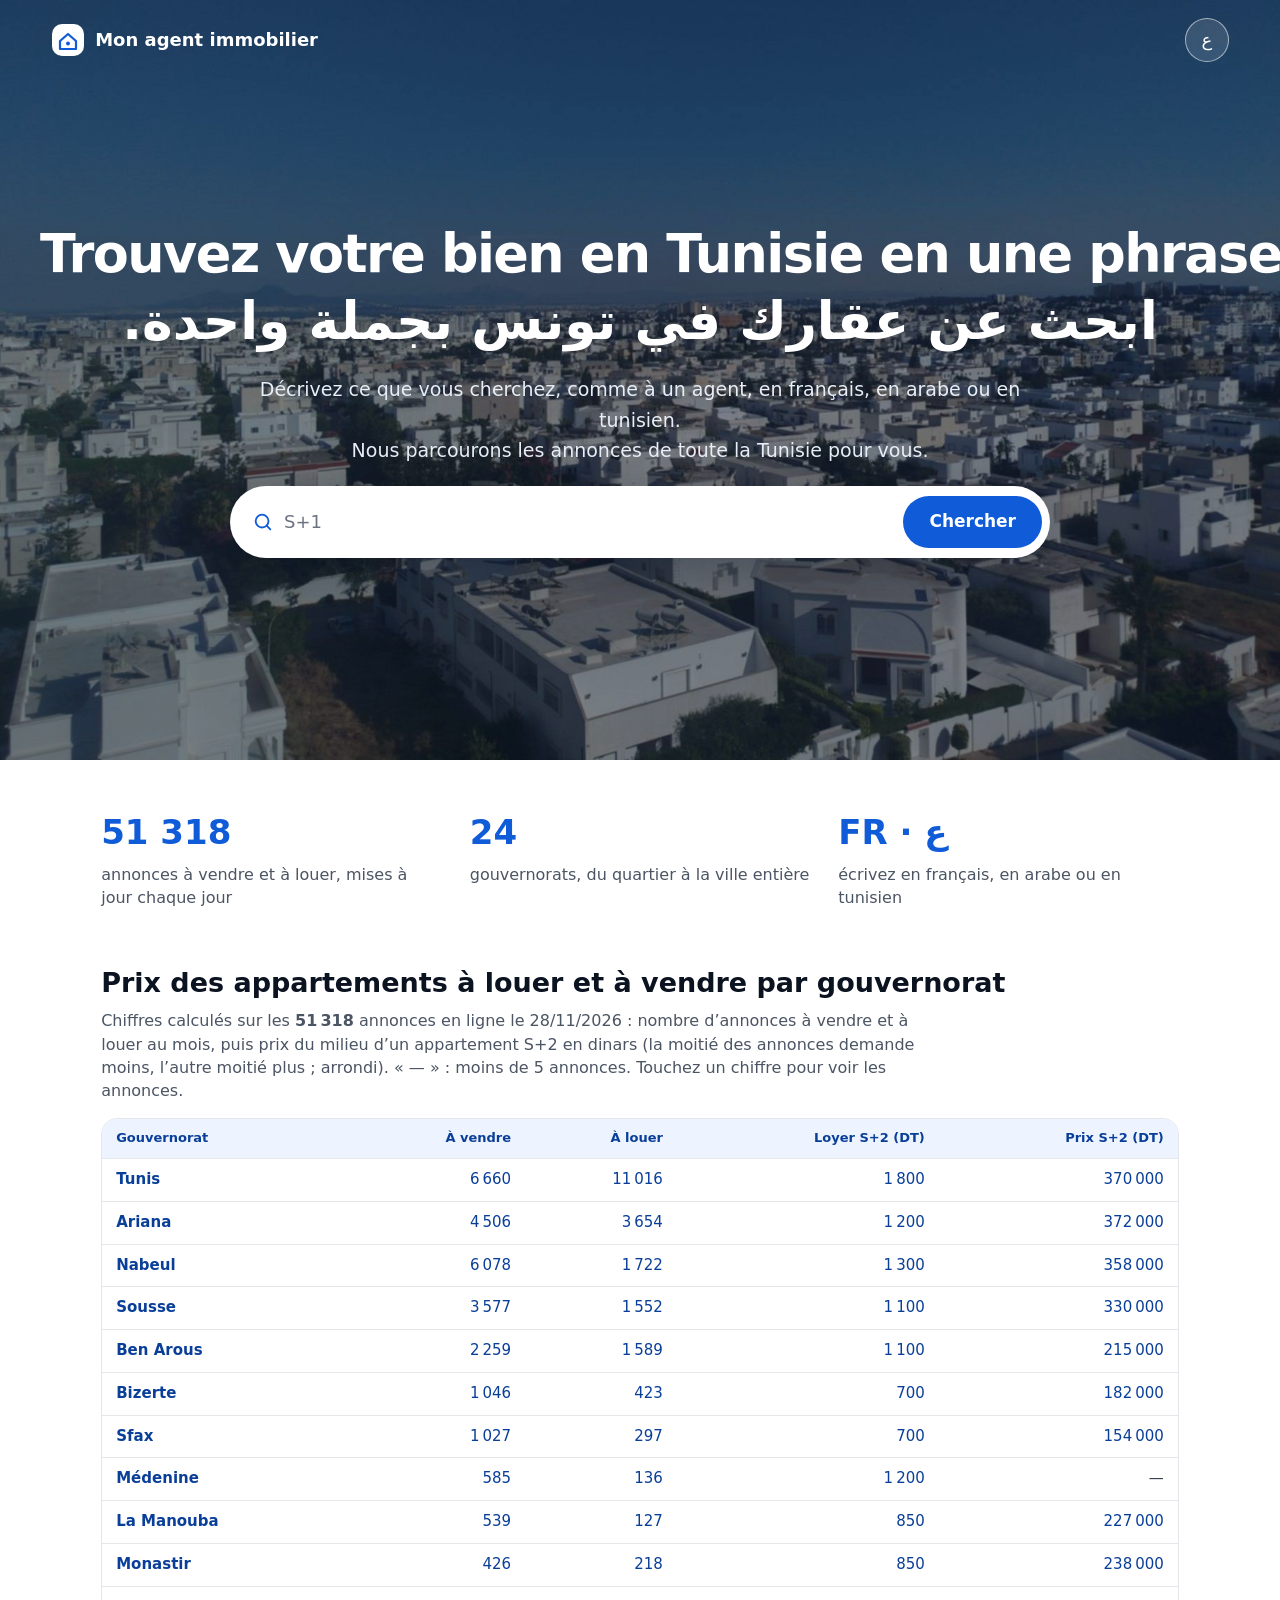
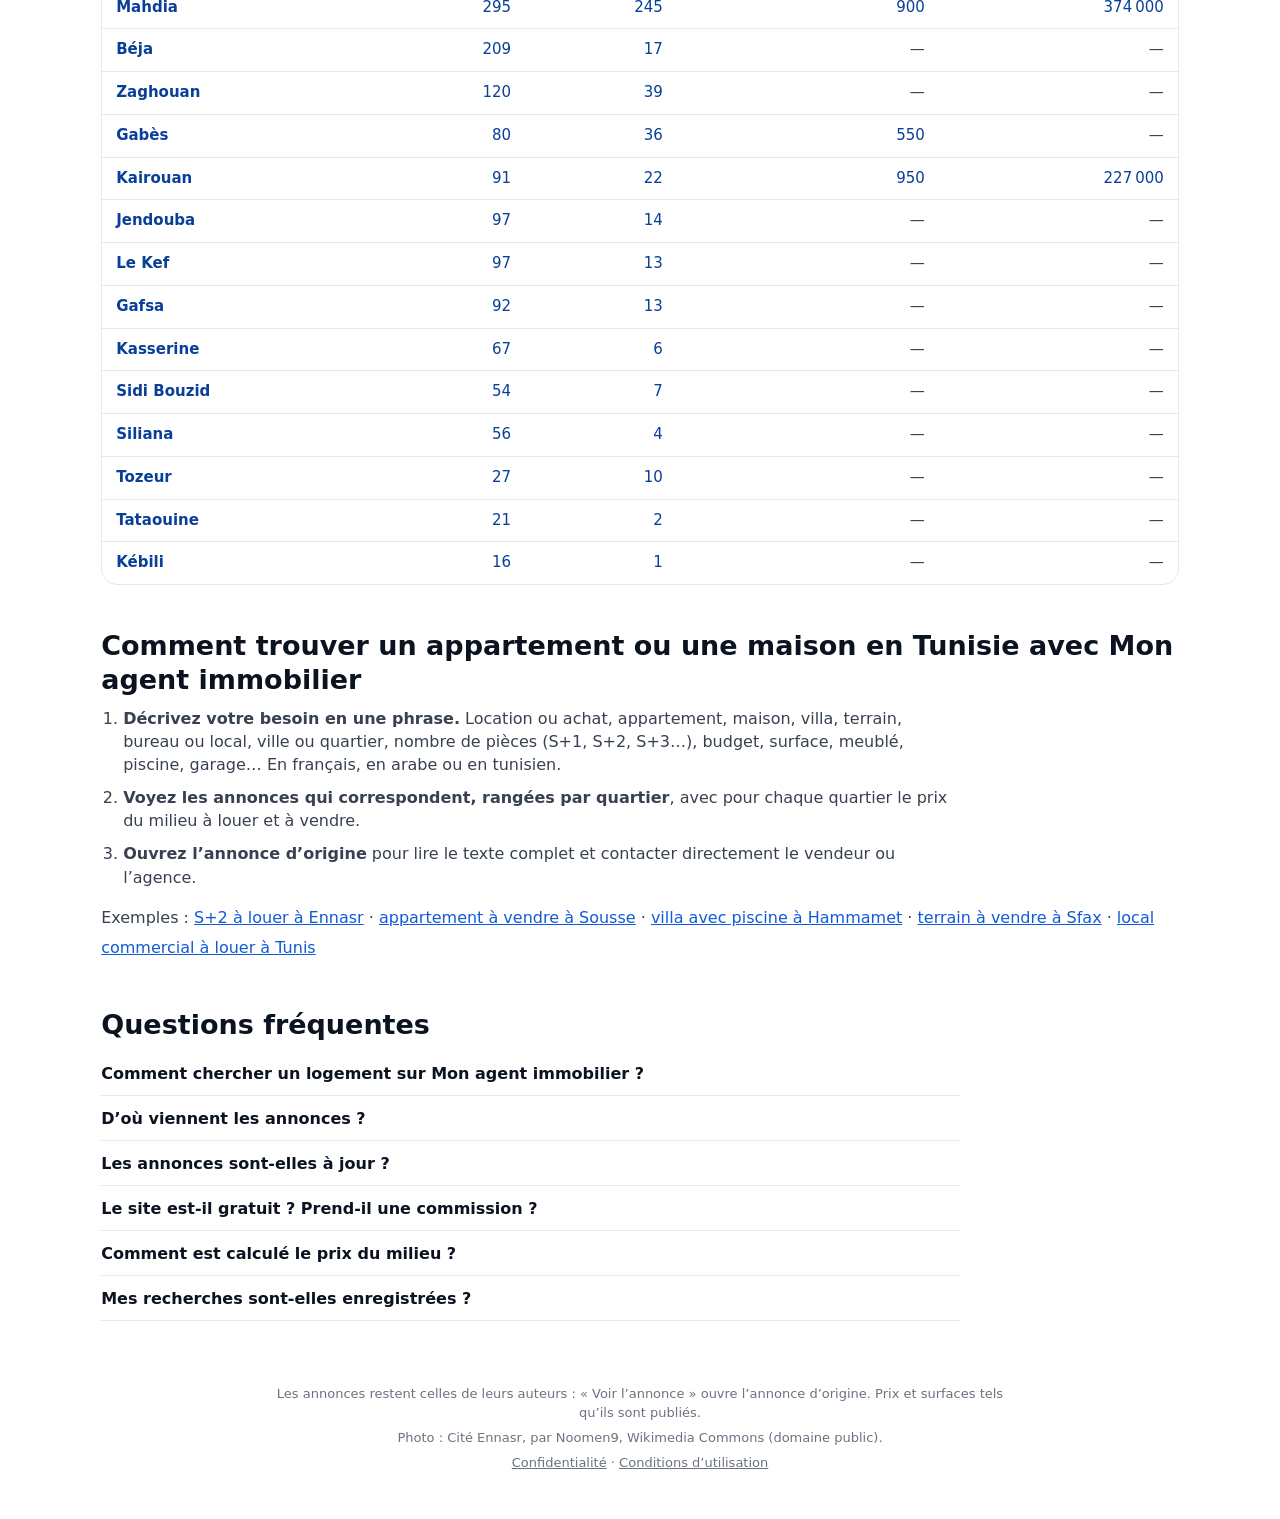
<file: index.html>
<!doctype html>
<html lang="fr" dir="ltr">
<head>
<meta charset="utf-8">
<meta name="viewport" content="width=device-width, initial-scale=1, viewport-fit=cover">
<meta http-equiv="Content-Security-Policy" content="default-src 'self'; script-src 'self' https://gc.zgo.at; style-src 'self' https://fonts.googleapis.com; font-src https://fonts.gstatic.com; img-src 'self' https: data:; connect-src 'self' https://prix-eaux-tunisie.goatcounter.com; manifest-src 'self'; base-uri 'none'; form-action 'none'; object-src 'none'">
<meta name="referrer" content="strict-origin-when-cross-origin">
<title>Appartement, maison à louer ou à vendre en Tunisie | Mon agent</title>
<meta name="description" content="Toutes les annonces de Tunisie : appartements, maisons, villas, terrains à louer ou à vendre. Décrivez votre besoin en une phrase, en français ou en arabe. Gratuit.">
<meta name="theme-color" content="#0F5BD8">
<link rel="canonical" href="https://monagent.clicvia.com/">
<meta property="og:type" content="website">
<meta property="og:title" content="Mon agent immobilier — trouvez votre bien en Tunisie en une phrase">
<meta property="og:description" content="Écrivez ce que vous cherchez, comme à un agent. Toutes les annonces de Tunisie qui correspondent, en un instant.">
<meta property="og:url" content="https://monagent.clicvia.com/">
<meta property="og:image" content="https://monagent.clicvia.com/assets/accueil.jpg">
<link rel="icon" href="assets/icone.svg" type="image/svg+xml">
<link rel="manifest" href="manifest.webmanifest">
<link rel="preconnect" href="https://fonts.googleapis.com">
<link rel="preconnect" href="https://fonts.gstatic.com" crossorigin>
<link rel="stylesheet" href="https://fonts.googleapis.com/css2?family=Plus+Jakarta+Sans:wght@400;500;600;700;800&amp;family=IBM+Plex+Sans+Arabic:wght@400;500;700&amp;display=swap">
<link rel="stylesheet" href="assets/agent.css?v=7">
<script type="application/ld+json">{"@context": "https://schema.org", "@type": "WebSite", "name": "Mon agent immobilier", "alternateName": "وكيلي العقاري", "url": "https://monagent.clicvia.com/", "inLanguage": ["fr", "ar"], "description": "Recherche d'annonces immobilières en Tunisie en une phrase, en français, en arabe ou en tunisien : appartements, maisons, terrains, à louer ou à vendre, dans les 24 gouvernorats.", "potentialAction": {"@type": "SearchAction", "target": {"@type": "EntryPoint", "urlTemplate": "https://monagent.clicvia.com/?q={search_term_string}"}, "query-input": "required name=search_term_string"}}</script>
<script type="application/ld+json">{"@context": "https://schema.org", "@type": "FAQPage", "mainEntity": [{"@type": "Question", "name": "Comment chercher un logement sur Mon agent immobilier ?", "acceptedAnswer": {"@type": "Answer", "text": "Écrivez ce que vous cherchez en une phrase, comme à un agent : « S+2 à louer à Ennasr », « villa avec piscine à Hammamet moins de 900 000 DT » ou « شقة للكراء في سوسة ». Le site comprend le type de bien, louer ou acheter, le quartier, le nombre de pièces, le budget, la surface et les équipements, puis montre les annonces qui correspondent, quartier par quartier."}}, {"@type": "Question", "name": "D’où viennent les annonces ?", "acceptedAnswer": {"@type": "Answer", "text": "Ce sont des annonces publiques, déjà publiées sur des sites d’annonces et d’agences immobilières de Tunisie. Prix, surfaces et photos sont repris tels qu’ils sont publiés ; le bouton « Voir l’annonce » ouvre l’annonce d’origine, où se trouvent le texte complet et le contact du vendeur ou de l’agence."}}, {"@type": "Question", "name": "Les annonces sont-elles à jour ?", "acceptedAnswer": {"@type": "Answer", "text": "Oui : la liste est relue automatiquement plusieurs fois par jour, et une annonce retirée de son site d’origine disparaît aussi d’ici. La date des dernières annonces est écrite au-dessus du tableau des prix."}}, {"@type": "Question", "name": "Le site est-il gratuit ? Prend-il une commission ?", "acceptedAnswer": {"@type": "Answer", "text": "Le site est gratuit et sans inscription. Il ne vend ni ne loue aucun bien et ne prend aucune commission : il aide seulement à trouver les annonces. Vous traitez directement avec l’auteur de l’annonce."}}, {"@type": "Question", "name": "Comment est calculé le prix du milieu ?", "acceptedAnswer": {"@type": "Answer", "text": "Pour un même genre de bien (par exemple un appartement S+2 à louer dans un gouvernorat), on range les prix demandés du plus bas au plus haut : le prix du milieu est celui qui les partage en deux moitiés. Il n’est donné qu’avec au moins 5 annonces. C’est un repère sur les prix demandés, pas une estimation d’un bien précis."}}, {"@type": "Question", "name": "Mes recherches sont-elles enregistrées ?", "acceptedAnswer": {"@type": "Answer", "text": "Non. Il n’y a ni compte ni cookie : votre phrase est comprise dans votre navigateur et n’est envoyée à personne. Le site compte seulement ses visites de façon anonyme."}}]}</script>
</head>
<body data-donnees="donnees/index.js?v=a8c8cd1523" data-n="51318" data-maj="2026-11-28">
<a class="sauter" href="#q" data-fr="Aller à la recherche" data-ar="الانتقال إلى البحث">Aller à la recherche</a>

<section class="hero" id="haut">
  <header class="tete">
    <a class="logo" href="./" aria-label="Mon agent immobilier — accueil">
      <svg width="34" height="34" viewBox="0 0 34 34" aria-hidden="true"><rect x="1" y="1" width="32" height="32" rx="10" class="logo-fond"/><path d="M9 18l8-7 8 7v8H9z" class="logo-maison"/><circle cx="17" cy="20.5" r="2" class="logo-point"/></svg>
      <span data-fr="Mon agent immobilier" data-ar="وكيلي العقاري">Mon agent immobilier</span>
    </a>
    <button type="button" id="langue" class="langue" aria-label="العربية">ع</button>
  </header>

  <div class="hero-corps">
    <h1 class="titre">
      <span class="titre-fr" lang="fr" dir="ltr">Trouvez votre bien en Tunisie en une phrase.</span>
      <span class="titre-ar" lang="ar" dir="rtl">ابحث عن عقارك في تونس بجملة واحدة.</span>
    </h1>
    <p class="sous-titre">
      <span data-fr="Décrivez ce que vous cherchez, comme à un agent, en français, en arabe ou en tunisien." data-ar="صف ما تبحث عنه كما تفعل مع وكيل عقاري، بالفرنسية أو العربية أو التونسية.">Décrivez ce que vous cherchez, comme à un agent, en français, en arabe ou en tunisien.</span><br>
      <span data-fr="Nous parcourons les annonces de toute la Tunisie pour vous." data-ar="نتصفح لك إعلانات كامل تونس.">Nous parcourons les annonces de toute la Tunisie pour vous.</span>
    </p>
    <form id="barre" class="barre" role="search">
      <svg class="barre-loupe" width="22" height="22" viewBox="0 0 24 24" aria-hidden="true"><circle cx="11" cy="11" r="7"/><path d="M20 20l-4-4"/></svg>
      <label for="q" class="cache" data-fr="Décrivez le bien que vous cherchez" data-ar="صف العقار الذي تبحث عنه">Décrivez le bien que vous cherchez</label>
      <input id="q" type="search" autocomplete="off" enterkeyhint="search" spellcheck="false" dir="auto" placeholder="Décrivez le bien que vous cherchez…">
      <button type="button" id="effacer" class="effacer" aria-label="Effacer" hidden>×</button>
      <button type="submit" class="chercher" data-fr="Chercher" data-ar="ابحث">Chercher</button>
    </form>
  </div>
</section>

<section class="chiffres" id="chiffres">
  <div><strong id="nb-annonces">51 318</strong><span data-fr="annonces à vendre et à louer, mises à jour chaque jour" data-ar="إعلان للبيع والكراء، تُحدَّث كل يوم">annonces à vendre et à louer, mises à jour chaque jour</span></div>
  <div><strong>24</strong><span data-fr="gouvernorats, du quartier à la ville entière" data-ar="ولاية، من الحي إلى المدينة كاملة">gouvernorats, du quartier à la ville entière</span></div>
  <div><strong>FR · ع</strong><span data-fr="écrivez en français, en arabe ou en tunisien" data-ar="اكتب بالفرنسية أو العربية أو التونسية">écrivez en français, en arabe ou en tunisien</span></div>
</section>

<main id="zone" class="zone">
  <section id="resume" class="resume" aria-live="polite"></section>
  <div class="outils" id="outils" hidden>
    <p id="titre-liste" class="titre-liste"></p>
    <div class="outils-droite">
      <button type="button" id="vue-compacte" class="vue" aria-pressed="false"><svg width="18" height="18" viewBox="0 0 24 24" aria-hidden="true"><path d="M4 6h16M4 12h16M4 18h16"/></svg><span data-fr="Vue compacte" data-ar="عرض مختصر">Vue compacte</span></button>
      <label class="tri"><span data-fr="Trier" data-ar="ترتيب">Trier</span>
        <select id="tri-choix">
          <option value="pertinence" data-fr="Les plus pertinentes" data-ar="الأنسب">Les plus pertinentes</option>
          <option value="recent" data-fr="Les plus récentes" data-ar="الأحدث">Les plus récentes</option>
          <option value="prix" data-fr="Prix croissant" data-ar="السعر تصاعديًا">Prix croissant</option>
          <option value="prix-" data-fr="Prix décroissant" data-ar="السعر تنازليًا">Prix décroissant</option>
        </select>
      </label>
    </div>
  </div>
  <div id="resultats" class="quartiers"></div>
  <button type="button" id="plus" class="plus" hidden></button>
</main>

<!-- reperes:debut (écrit par le robot : ne pas modifier à la main) -->
<section class="reperes fr-seul" id="reperes" aria-labelledby="reperes-titre">
  <h2 id="reperes-titre">Prix des appartements à louer et à vendre par gouvernorat</h2>
  <p class="reperes-intro">Chiffres calculés sur les <strong>51 318</strong> annonces en ligne le <time datetime="2026-11-28">28/11/2026</time> : nombre d’annonces à vendre et à louer au mois, puis prix du milieu d’un appartement S+2 en dinars (la moitié des annonces demande moins, l’autre moitié plus ; arrondi). « — » : moins de 5 annonces. Touchez un chiffre pour voir les annonces.</p>
  <div class="tableau-defile"><table class="reperes-tableau">
    <thead><tr><th scope="col">Gouvernorat</th><th scope="col">À vendre</th><th scope="col">À louer</th><th scope="col">Loyer S+2 (DT)</th><th scope="col">Prix S+2 (DT)</th></tr></thead>
    <tbody>
    <tr><th scope="row"><a href="./?q=immobilier%20%C3%A0%20Tunis">Tunis</a></th><td><a href="./?q=%C3%A0%20vendre%20%C3%A0%20Tunis">6 660</a></td><td><a href="./?q=%C3%A0%20louer%20%C3%A0%20Tunis">11 016</a></td><td><a href="./?q=S%2B2%20%C3%A0%20louer%20%C3%A0%20Tunis">1 800</a></td><td><a href="./?q=S%2B2%20%C3%A0%20vendre%20%C3%A0%20Tunis">370 000</a></td></tr>
    <tr><th scope="row"><a href="./?q=immobilier%20%C3%A0%20Ariana">Ariana</a></th><td><a href="./?q=%C3%A0%20vendre%20%C3%A0%20Ariana">4 506</a></td><td><a href="./?q=%C3%A0%20louer%20%C3%A0%20Ariana">3 654</a></td><td><a href="./?q=S%2B2%20%C3%A0%20louer%20%C3%A0%20Ariana">1 200</a></td><td><a href="./?q=S%2B2%20%C3%A0%20vendre%20%C3%A0%20Ariana">372 000</a></td></tr>
    <tr><th scope="row"><a href="./?q=immobilier%20%C3%A0%20Nabeul">Nabeul</a></th><td><a href="./?q=%C3%A0%20vendre%20%C3%A0%20Nabeul">6 078</a></td><td><a href="./?q=%C3%A0%20louer%20%C3%A0%20Nabeul">1 722</a></td><td><a href="./?q=S%2B2%20%C3%A0%20louer%20%C3%A0%20Nabeul">1 300</a></td><td><a href="./?q=S%2B2%20%C3%A0%20vendre%20%C3%A0%20Nabeul">358 000</a></td></tr>
    <tr><th scope="row"><a href="./?q=immobilier%20%C3%A0%20Sousse">Sousse</a></th><td><a href="./?q=%C3%A0%20vendre%20%C3%A0%20Sousse">3 577</a></td><td><a href="./?q=%C3%A0%20louer%20%C3%A0%20Sousse">1 552</a></td><td><a href="./?q=S%2B2%20%C3%A0%20louer%20%C3%A0%20Sousse">1 100</a></td><td><a href="./?q=S%2B2%20%C3%A0%20vendre%20%C3%A0%20Sousse">330 000</a></td></tr>
    <tr><th scope="row"><a href="./?q=immobilier%20%C3%A0%20Ben%20Arous">Ben Arous</a></th><td><a href="./?q=%C3%A0%20vendre%20%C3%A0%20Ben%20Arous">2 259</a></td><td><a href="./?q=%C3%A0%20louer%20%C3%A0%20Ben%20Arous">1 589</a></td><td><a href="./?q=S%2B2%20%C3%A0%20louer%20%C3%A0%20Ben%20Arous">1 100</a></td><td><a href="./?q=S%2B2%20%C3%A0%20vendre%20%C3%A0%20Ben%20Arous">215 000</a></td></tr>
    <tr><th scope="row"><a href="./?q=immobilier%20%C3%A0%20Bizerte">Bizerte</a></th><td><a href="./?q=%C3%A0%20vendre%20%C3%A0%20Bizerte">1 046</a></td><td><a href="./?q=%C3%A0%20louer%20%C3%A0%20Bizerte">423</a></td><td><a href="./?q=S%2B2%20%C3%A0%20louer%20%C3%A0%20Bizerte">700</a></td><td><a href="./?q=S%2B2%20%C3%A0%20vendre%20%C3%A0%20Bizerte">182 000</a></td></tr>
    <tr><th scope="row"><a href="./?q=immobilier%20%C3%A0%20Sfax">Sfax</a></th><td><a href="./?q=%C3%A0%20vendre%20%C3%A0%20Sfax">1 027</a></td><td><a href="./?q=%C3%A0%20louer%20%C3%A0%20Sfax">297</a></td><td><a href="./?q=S%2B2%20%C3%A0%20louer%20%C3%A0%20Sfax">700</a></td><td><a href="./?q=S%2B2%20%C3%A0%20vendre%20%C3%A0%20Sfax">154 000</a></td></tr>
    <tr><th scope="row"><a href="./?q=immobilier%20%C3%A0%20M%C3%A9denine">Médenine</a></th><td><a href="./?q=%C3%A0%20vendre%20%C3%A0%20M%C3%A9denine">585</a></td><td><a href="./?q=%C3%A0%20louer%20%C3%A0%20M%C3%A9denine">136</a></td><td><a href="./?q=S%2B2%20%C3%A0%20louer%20%C3%A0%20M%C3%A9denine">1 200</a></td><td>—</td></tr>
    <tr><th scope="row"><a href="./?q=immobilier%20%C3%A0%20La%20Manouba">La Manouba</a></th><td><a href="./?q=%C3%A0%20vendre%20%C3%A0%20La%20Manouba">539</a></td><td><a href="./?q=%C3%A0%20louer%20%C3%A0%20La%20Manouba">127</a></td><td><a href="./?q=S%2B2%20%C3%A0%20louer%20%C3%A0%20La%20Manouba">850</a></td><td><a href="./?q=S%2B2%20%C3%A0%20vendre%20%C3%A0%20La%20Manouba">227 000</a></td></tr>
    <tr><th scope="row"><a href="./?q=immobilier%20%C3%A0%20Monastir">Monastir</a></th><td><a href="./?q=%C3%A0%20vendre%20%C3%A0%20Monastir">426</a></td><td><a href="./?q=%C3%A0%20louer%20%C3%A0%20Monastir">218</a></td><td><a href="./?q=S%2B2%20%C3%A0%20louer%20%C3%A0%20Monastir">850</a></td><td><a href="./?q=S%2B2%20%C3%A0%20vendre%20%C3%A0%20Monastir">238 000</a></td></tr>
    <tr><th scope="row"><a href="./?q=immobilier%20%C3%A0%20Mahdia">Mahdia</a></th><td><a href="./?q=%C3%A0%20vendre%20%C3%A0%20Mahdia">295</a></td><td><a href="./?q=%C3%A0%20louer%20%C3%A0%20Mahdia">245</a></td><td><a href="./?q=S%2B2%20%C3%A0%20louer%20%C3%A0%20Mahdia">900</a></td><td><a href="./?q=S%2B2%20%C3%A0%20vendre%20%C3%A0%20Mahdia">374 000</a></td></tr>
    <tr><th scope="row"><a href="./?q=immobilier%20%C3%A0%20B%C3%A9ja">Béja</a></th><td><a href="./?q=%C3%A0%20vendre%20%C3%A0%20B%C3%A9ja">209</a></td><td><a href="./?q=%C3%A0%20louer%20%C3%A0%20B%C3%A9ja">17</a></td><td>—</td><td>—</td></tr>
    <tr><th scope="row"><a href="./?q=immobilier%20%C3%A0%20Zaghouan">Zaghouan</a></th><td><a href="./?q=%C3%A0%20vendre%20%C3%A0%20Zaghouan">120</a></td><td><a href="./?q=%C3%A0%20louer%20%C3%A0%20Zaghouan">39</a></td><td>—</td><td>—</td></tr>
    <tr><th scope="row"><a href="./?q=immobilier%20%C3%A0%20Gab%C3%A8s">Gabès</a></th><td><a href="./?q=%C3%A0%20vendre%20%C3%A0%20Gab%C3%A8s">80</a></td><td><a href="./?q=%C3%A0%20louer%20%C3%A0%20Gab%C3%A8s">36</a></td><td><a href="./?q=S%2B2%20%C3%A0%20louer%20%C3%A0%20Gab%C3%A8s">550</a></td><td>—</td></tr>
    <tr><th scope="row"><a href="./?q=immobilier%20%C3%A0%20Kairouan">Kairouan</a></th><td><a href="./?q=%C3%A0%20vendre%20%C3%A0%20Kairouan">91</a></td><td><a href="./?q=%C3%A0%20louer%20%C3%A0%20Kairouan">22</a></td><td><a href="./?q=S%2B2%20%C3%A0%20louer%20%C3%A0%20Kairouan">950</a></td><td><a href="./?q=S%2B2%20%C3%A0%20vendre%20%C3%A0%20Kairouan">227 000</a></td></tr>
    <tr><th scope="row"><a href="./?q=immobilier%20%C3%A0%20Jendouba">Jendouba</a></th><td><a href="./?q=%C3%A0%20vendre%20%C3%A0%20Jendouba">97</a></td><td><a href="./?q=%C3%A0%20louer%20%C3%A0%20Jendouba">14</a></td><td>—</td><td>—</td></tr>
    <tr><th scope="row"><a href="./?q=immobilier%20%C3%A0%20Le%20Kef">Le Kef</a></th><td><a href="./?q=%C3%A0%20vendre%20%C3%A0%20Le%20Kef">97</a></td><td><a href="./?q=%C3%A0%20louer%20%C3%A0%20Le%20Kef">13</a></td><td>—</td><td>—</td></tr>
    <tr><th scope="row"><a href="./?q=immobilier%20%C3%A0%20Gafsa">Gafsa</a></th><td><a href="./?q=%C3%A0%20vendre%20%C3%A0%20Gafsa">92</a></td><td><a href="./?q=%C3%A0%20louer%20%C3%A0%20Gafsa">13</a></td><td>—</td><td>—</td></tr>
    <tr><th scope="row"><a href="./?q=immobilier%20%C3%A0%20Kasserine">Kasserine</a></th><td><a href="./?q=%C3%A0%20vendre%20%C3%A0%20Kasserine">67</a></td><td><a href="./?q=%C3%A0%20louer%20%C3%A0%20Kasserine">6</a></td><td>—</td><td>—</td></tr>
    <tr><th scope="row"><a href="./?q=immobilier%20%C3%A0%20Sidi%20Bouzid">Sidi Bouzid</a></th><td><a href="./?q=%C3%A0%20vendre%20%C3%A0%20Sidi%20Bouzid">54</a></td><td><a href="./?q=%C3%A0%20louer%20%C3%A0%20Sidi%20Bouzid">7</a></td><td>—</td><td>—</td></tr>
    <tr><th scope="row"><a href="./?q=immobilier%20%C3%A0%20Siliana">Siliana</a></th><td><a href="./?q=%C3%A0%20vendre%20%C3%A0%20Siliana">56</a></td><td><a href="./?q=%C3%A0%20louer%20%C3%A0%20Siliana">4</a></td><td>—</td><td>—</td></tr>
    <tr><th scope="row"><a href="./?q=immobilier%20%C3%A0%20Tozeur">Tozeur</a></th><td><a href="./?q=%C3%A0%20vendre%20%C3%A0%20Tozeur">27</a></td><td><a href="./?q=%C3%A0%20louer%20%C3%A0%20Tozeur">10</a></td><td>—</td><td>—</td></tr>
    <tr><th scope="row"><a href="./?q=immobilier%20%C3%A0%20Tataouine">Tataouine</a></th><td><a href="./?q=%C3%A0%20vendre%20%C3%A0%20Tataouine">21</a></td><td><a href="./?q=%C3%A0%20louer%20%C3%A0%20Tataouine">2</a></td><td>—</td><td>—</td></tr>
    <tr><th scope="row"><a href="./?q=immobilier%20%C3%A0%20K%C3%A9bili">Kébili</a></th><td><a href="./?q=%C3%A0%20vendre%20%C3%A0%20K%C3%A9bili">16</a></td><td><a href="./?q=%C3%A0%20louer%20%C3%A0%20K%C3%A9bili">1</a></td><td>—</td><td>—</td></tr>
    </tbody>
  </table></div>
</section>
<!-- reperes:fin -->

<section class="infos fr-seul" id="comment" aria-labelledby="comment-titre">
  <h2 id="comment-titre">Comment trouver un appartement ou une maison en Tunisie avec Mon agent immobilier</h2>
  <ol class="etapes">
    <li><strong>Décrivez votre besoin en une phrase.</strong> Location ou achat, appartement, maison, villa, terrain, bureau ou local, ville ou quartier, nombre de pièces (S+1, S+2, S+3…), budget, surface, meublé, piscine, garage… En français, en arabe ou en tunisien.</li>
    <li><strong>Voyez les annonces qui correspondent, rangées par quartier</strong>, avec pour chaque quartier le prix du milieu à louer et à vendre.</li>
    <li><strong>Ouvrez l’annonce d’origine</strong> pour lire le texte complet et contacter directement le vendeur ou l’agence.</li>
  </ol>
  <p class="exemples-liens">Exemples : <a href="./?q=S%2B2%20%C3%A0%20louer%20%C3%A0%20Ennasr">S+2 à louer à Ennasr</a> · <a href="./?q=Appartement%20%C3%A0%20vendre%20%C3%A0%20Sousse">appartement à vendre à Sousse</a> · <a href="./?q=Villa%20avec%20piscine%20%C3%A0%20Hammamet">villa avec piscine à Hammamet</a> · <a href="./?q=Terrain%20%C3%A0%20vendre%20%C3%A0%20Sfax">terrain à vendre à Sfax</a> · <a href="./?q=Local%20commercial%20%C3%A0%20louer%20%C3%A0%20Tunis">local commercial à louer à Tunis</a></p>
</section>

<section class="infos fr-seul" id="questions" aria-labelledby="questions-titre">
  <h2 id="questions-titre">Questions fréquentes</h2>
    <details><summary>Comment chercher un logement sur Mon agent immobilier ?</summary><p>Écrivez ce que vous cherchez en une phrase, comme à un agent : « S+2 à louer à Ennasr », « villa avec piscine à Hammamet moins de 900 000 DT » ou « شقة للكراء في سوسة ». Le site comprend le type de bien, louer ou acheter, le quartier, le nombre de pièces, le budget, la surface et les équipements, puis montre les annonces qui correspondent, quartier par quartier.</p></details>
    <details><summary>D’où viennent les annonces ?</summary><p>Ce sont des annonces publiques, déjà publiées sur des sites d’annonces et d’agences immobilières de Tunisie. Prix, surfaces et photos sont repris tels qu’ils sont publiés ; le bouton « Voir l’annonce » ouvre l’annonce d’origine, où se trouvent le texte complet et le contact du vendeur ou de l’agence.</p></details>
    <details><summary>Les annonces sont-elles à jour ?</summary><p>Oui : la liste est relue automatiquement plusieurs fois par jour, et une annonce retirée de son site d’origine disparaît aussi d’ici. La date des dernières annonces est écrite au-dessus du tableau des prix.</p></details>
    <details><summary>Le site est-il gratuit ? Prend-il une commission ?</summary><p>Le site est gratuit et sans inscription. Il ne vend ni ne loue aucun bien et ne prend aucune commission : il aide seulement à trouver les annonces. Vous traitez directement avec l’auteur de l’annonce.</p></details>
    <details><summary>Comment est calculé le prix du milieu ?</summary><p>Pour un même genre de bien (par exemple un appartement S+2 à louer dans un gouvernorat), on range les prix demandés du plus bas au plus haut : le prix du milieu est celui qui les partage en deux moitiés. Il n’est donné qu’avec au moins 5 annonces. C’est un repère sur les prix demandés, pas une estimation d’un bien précis.</p></details>
    <details><summary>Mes recherches sont-elles enregistrées ?</summary><p>Non. Il n’y a ni compte ni cookie : votre phrase est comprise dans votre navigateur et n’est envoyée à personne. Le site compte seulement ses visites de façon anonyme.</p></details>
</section>

<footer class="pied">
  <p data-fr="Les annonces restent celles de leurs auteurs : « Voir l’annonce » ouvre l’annonce d’origine. Prix et surfaces tels qu’ils sont publiés." data-ar="الإعلانات تبقى ملكًا لأصحابها: «شاهد الإعلان» يفتح الإعلان الأصلي. الأسعار والمساحات كما نُشرت.">Les annonces restent celles de leurs auteurs : « Voir l’annonce » ouvre l’annonce d’origine. Prix et surfaces tels qu’ils sont publiés.</p>
  <p class="credit"><span data-fr="Photo : Cité Ennasr, par Noomen9, Wikimedia Commons (domaine public)." data-ar="الصورة: حي النصر، Noomen9، ويكيميديا كومنز (ملك عام).">Photo : Cité Ennasr, par Noomen9, Wikimedia Commons (domaine public).</span></p>
  <p class="liens-pied"><a href="https://clicvia.com/confidentialite/" rel="noopener" data-fr="Confidentialité" data-ar="الخصوصية" data-href-fr="https://clicvia.com/confidentialite/" data-href-ar="https://clicvia.com/ar/confidentialite/">Confidentialité</a> · <a href="https://clicvia.com/conditions/" rel="noopener" data-fr="Conditions d’utilisation" data-ar="شروط الاستعمال" data-href-fr="https://clicvia.com/conditions/" data-href-ar="https://clicvia.com/ar/conditions/">Conditions d’utilisation</a></p>
</footer>

<script src="assets/comprendre.js?v=1" defer></script>
<script src="assets/agent.js?v=7" defer></script>
<!-- statistiques de visite sans cookies (GoatCounter) -->
<script src="assets/stats.js?v=1"></script>
<script data-goatcounter="https://prix-eaux-tunisie.goatcounter.com/count" async src="https://gc.zgo.at/count.js"></script>
</body>
</html>
</file>
<file: assets/agent.css>
/* Mon agent immobilier — accueil « D » (photo, une barre) et cartes « F6 » (+ vue compacte « F5 »), choix d'Ahmed du 02/11/2026 */
:root {
  --bleu: #0F5BD8; --bleu-fonce: #0A3F99; --bleu-pale: #EEF4FF; --bleu-pastille: #E8F0FE;
  --encre: #0B1220; --texte: #374151; --gris: #4B5563; --gris-clair: #6B7280; --trait: #E5E7EB; --trait-fort: #D1D5DB;
  --fond: #F5F7FB; --blanc: #FFFFFF; --ombre: 0 1px 2px rgba(11,18,32,.06), 0 8px 24px rgba(11,18,32,.06);
  --police: "Plus Jakarta Sans", system-ui, -apple-system, "Segoe UI", sans-serif;
  --police-ar: "IBM Plex Sans Arabic", "Plus Jakarta Sans", system-ui, sans-serif;
}
* { box-sizing: border-box; }
html { -webkit-text-size-adjust: 100%; }
body { margin: 0; background: var(--blanc); color: var(--encre); font-family: var(--police); line-height: 1.45; }
[dir="rtl"] body, body[dir="rtl"], html[dir="rtl"] body { font-family: var(--police-ar); }
a { color: var(--bleu); }
button, input, select { font: inherit; color: inherit; }
.cache { position: absolute; width: 1px; height: 1px; overflow: hidden; clip: rect(0 0 0 0); white-space: nowrap; }
/* lien « Aller à la recherche » : caché par un découpage, jamais rangé hors de l'écran (en arabe, le côté gauche défile : page trop large) */
.sauter { position: absolute; inset-inline-start: 8px; top: 8px; z-index: 10; padding: 10px 14px; background: var(--blanc); border-radius: 8px; clip-path: inset(50%); }
.sauter:focus { clip-path: none; }
:focus-visible { outline: 3px solid #7FB0FF; outline-offset: 2px; }

/* ------------------------------------------------------------ accueil */
.hero { position: relative; min-height: min(760px, 92vh); display: flex; flex-direction: column; color: var(--blanc);
  background: #24456b url(accueil.jpg) center 72% / cover no-repeat; isolation: isolate; }
.hero::before { content: ""; position: absolute; inset: 0; z-index: -1; background: rgba(6,18,38,.45); }
@media (max-width: 640px) { .hero { background-image: url(accueil-tel.jpg); background-position: center 60%; } }
.tete { display: flex; align-items: center; justify-content: space-between; gap: 16px; padding: 18px clamp(16px, 4vw, 56px); }
.logo { display: flex; align-items: center; gap: 10px; color: inherit; text-decoration: none; font-weight: 700; font-size: 18px; }
.logo-fond { fill: var(--blanc); } .logo-maison { fill: none; stroke: var(--bleu); stroke-width: 2.2; stroke-linejoin: round; } .logo-point { fill: var(--bleu); }
.langue { min-width: 44px; height: 44px; border-radius: 999px; border: 1px solid rgba(255,255,255,.55); background: rgba(255,255,255,.12); color: var(--blanc); font-size: 18px; cursor: pointer; }
.hero-corps { flex: 1; display: flex; flex-direction: column; align-items: center; justify-content: center; gap: 20px; padding: 16px clamp(16px, 4vw, 56px) 72px; text-align: center; }
.titre { margin: 0; display: flex; flex-direction: column; gap: 8px; max-width: 1200px; }
.titre-fr { font-size: clamp(32px, 4.1vw, 60px); line-height: 1.05; font-weight: 800; letter-spacing: -.03em; }
@media (min-width: 1000px) { .titre-fr { white-space: nowrap; } }   /* 02/11/2026 (Ahmed) : « phrase. » sur la même ligne */
.titre-ar { font-family: var(--police-ar); font-size: clamp(28px, 4.2vw, 52px); line-height: 1.25; font-weight: 700; }
.sous-titre { margin: 0; max-width: 820px; font-size: clamp(16px, 1.6vw, 19px); line-height: 1.6; color: #E8EEF7; }
.barre { position: relative; width: 100%; max-width: 820px; display: flex; align-items: center; gap: 8px; padding: 8px 8px 8px 22px;
  border-radius: 999px; background: var(--blanc); color: var(--encre); box-shadow: 0 18px 50px rgba(6,18,38,.35); }
[dir="rtl"] .barre { padding: 8px 22px 8px 8px; }
.barre-loupe { flex: none; fill: none; stroke: var(--bleu); stroke-width: 2; stroke-linecap: round; }
.barre input { flex: 1; min-width: 0; height: 56px; border: 0; outline: 0; background: transparent; font-size: 18px; }
.barre input::placeholder { color: var(--gris-clair); }
.barre input::-webkit-search-cancel-button { display: none; }
.effacer { width: 40px; height: 40px; flex: none; border: 0; border-radius: 999px; background: transparent; color: var(--gris-clair); font-size: 26px; cursor: pointer; }
.chercher { height: 52px; flex: none; padding: 0 26px; border-radius: 999px; border: 0; background: var(--bleu); color: var(--blanc); font-size: 17px; font-weight: 700; cursor: pointer; }
.chercher:hover { background: var(--bleu-fonce); }
.exemples { display: flex; flex-wrap: wrap; justify-content: center; gap: 10px; max-width: 880px; }
.exemple { min-height: 44px; padding: 0 16px; border-radius: 999px; border: 1px solid rgba(255,255,255,.5); background: rgba(6,18,38,.35); color: var(--blanc); font-size: 15px; cursor: pointer; }
.exemple:hover { background: rgba(6,18,38,.55); }
.chiffres { max-width: 1180px; margin: 0 auto; padding: 48px clamp(16px, 4vw, 56px); display: grid; grid-template-columns: repeat(3, minmax(0, 1fr)); gap: 28px; }
.chiffres div { display: flex; flex-direction: column; gap: 6px; }
.chiffres strong { font-size: 34px; font-weight: 800; color: var(--bleu); }
.chiffres span { color: var(--gris); }
@media (max-width: 720px) { .chiffres { grid-template-columns: 1fr; gap: 18px; padding-top: 32px; } .chercher { padding: 0 18px; } }
@media (max-width: 480px) {
  .barre { flex-wrap: wrap; border-radius: 22px; padding: 8px; }
  .barre-loupe { display: none; }
  .barre input { flex: 1 1 100%; height: 48px; padding: 0 10px; }
  .chercher { flex: 1; }
}

/* ------------------------------------------------------------ mode recherche : la photo devient une barre blanche en haut */
.zone { display: none; }
body.a-cherche { background: var(--fond); }
body.a-cherche .zone { display: block; max-width: 1328px; margin: 0 auto; padding: 22px clamp(16px, 4vw, 56px) 64px; }
body.a-cherche .chiffres { display: none; }
body.a-cherche .hero { min-height: 0; position: sticky; top: 0; z-index: 5; background: var(--blanc); color: var(--encre); border-bottom: 1px solid var(--trait);
  flex-direction: row; flex-wrap: wrap; align-items: center; gap: 10px 20px; padding: 10px clamp(16px, 4vw, 56px); }
body.a-cherche .hero::before { display: none; }
body.a-cherche .tete { padding: 0; flex: none; }
body.a-cherche .logo-fond { fill: var(--bleu); } body.a-cherche .logo-maison { stroke: var(--blanc); } body.a-cherche .logo-point { fill: var(--blanc); }
body.a-cherche .langue { border-color: var(--trait-fort); background: var(--blanc); color: var(--encre); }
body.a-cherche .hero-corps { flex: 1 1 420px; min-width: 0; padding: 0; display: block; }
body.a-cherche .titre, body.a-cherche .sous-titre, body.a-cherche .exemples { display: none; }
body.a-cherche .barre { max-width: none; box-shadow: none; border: 1px solid var(--trait-fort); padding: 4px 4px 4px 16px; }
body.a-cherche .barre input { height: 44px; font-size: 17px; }
body.a-cherche .chercher { height: 44px; padding: 0 20px; font-size: 15px; }
@media (max-width: 640px) { body.a-cherche .tete { flex: 1 1 100%; } body.a-cherche .logo span { font-size: 16px; } }

/* l'agent répond */
.agent:empty { display: none; }
.agent { display: flex; gap: 14px; align-items: flex-start; margin-bottom: 18px; animation: monter .35s ease-out both; }
.agent-icone { width: 44px; height: 44px; flex: none; border-radius: 14px; background: var(--bleu); display: grid; place-items: center; }
.agent-icone path { fill: none; stroke: var(--blanc); stroke-width: 2.4; stroke-linejoin: round; } .agent-icone circle { fill: var(--blanc); }
.bulle { flex: 1; min-width: 0; display: flex; flex-direction: column; gap: 12px; padding: 16px 20px; border-radius: 4px 20px 20px 20px; background: var(--blanc); box-shadow: var(--ombre); }
[dir="rtl"] .bulle { border-radius: 20px 4px 20px 20px; }
.bulle p { margin: 0; font-size: 17px; line-height: 1.55; }
.compris { display: flex; flex-wrap: wrap; align-items: center; gap: 8px; }
.compris-titre { font-size: 14px; font-weight: 600; color: var(--texte); }
.pastille { min-height: 38px; display: inline-flex; align-items: center; gap: 8px; padding: 0 8px 0 14px; border-radius: 999px; border: 0; background: var(--bleu-pastille); color: var(--bleu-fonce); font-size: 14px; font-weight: 600; cursor: pointer; animation: pop .25s ease-out both; }
[dir="rtl"] .pastille { padding: 0 14px 0 8px; }
.pastille span { width: 22px; height: 22px; display: grid; place-items: center; border-radius: 999px; background: #D2E2FD; }
.pastille:hover { background: #D2E2FD; }
.compris-aide { font-size: 13px; color: var(--gris-clair); }
.assoupli { padding: 10px 12px; border-radius: 12px; background: #FFF7E6; color: #7A4B00; font-size: 14px; }
@keyframes pop { from { transform: scale(.85); opacity: 0; } }
@keyframes monter { from { transform: translateY(10px); opacity: 0; } }

.outils { display: flex; flex-wrap: wrap; align-items: center; justify-content: space-between; gap: 12px; margin-bottom: 18px; }
.onglets { display: flex; flex-wrap: wrap; gap: 4px; padding: 4px; border-radius: 999px; background: #E9EDF4; }
.onglet { min-height: 40px; padding: 0 16px; border-radius: 999px; border: 0; background: transparent; color: var(--gris); font-size: 14px; font-weight: 600; cursor: pointer; }
.onglet[aria-pressed="true"] { background: var(--blanc); color: var(--encre); box-shadow: 0 1px 3px rgba(0,0,0,.12); font-weight: 700; }
.outils-droite { display: flex; flex-wrap: wrap; align-items: center; gap: 10px; }
.tri { display: flex; align-items: center; gap: 8px; font-size: 14px; color: var(--gris); }
.tri select { height: 42px; padding: 0 12px; border-radius: 999px; border: 1px solid var(--trait-fort); background: var(--blanc); font-size: 14px; }
.vue { min-height: 42px; display: inline-flex; align-items: center; gap: 8px; padding: 0 14px; border-radius: 999px; border: 1px solid var(--trait-fort); background: var(--blanc); font-size: 14px; font-weight: 600; cursor: pointer; }
.vue svg { fill: none; stroke: currentColor; stroke-width: 2; stroke-linecap: round; }
.vue[aria-pressed="true"] { border-color: var(--bleu); color: var(--bleu-fonce); background: var(--bleu-pale); }

/* ------------------------------------------------------------ cartes « F6 » */
.grille { display: grid; grid-template-columns: repeat(auto-fill, minmax(290px, 1fr)); gap: 22px; }
.carte { animation: monter .4s ease-out both; }
.carte-lien { height: 100%; display: flex; flex-direction: column; border-radius: 18px; background: var(--blanc); overflow: hidden; box-shadow: var(--ombre);
  color: var(--encre); text-decoration: none; transition: transform .15s ease, box-shadow .15s ease; }
.carte-lien:hover { transform: translateY(-3px); box-shadow: 0 2px 4px rgba(11,18,32,.06), 0 16px 36px rgba(11,18,32,.10); }
.carte-photo { position: relative; aspect-ratio: 4 / 3; background: #E5E9F0; overflow: hidden; }
.carte-photo img { width: 100%; height: 100%; object-fit: cover; display: block; opacity: 0; transition: opacity .3s ease; }
.carte-photo.chargee img { opacity: 1; }
.carte-photo.sans { background: linear-gradient(#EEF4FF, #E3ECFB); }
.sans-photo { position: absolute; inset: 0; display: flex; flex-direction: column; align-items: center; justify-content: center; gap: 8px; color: #6C8AC0; }
.sans-photo svg { width: 64px; height: 64px; fill: none; stroke: currentColor; stroke-width: 1.8; stroke-linecap: round; stroke-linejoin: round; }
.sans-photo em { font-style: normal; font-size: 13px; font-weight: 600; }
body.compacte .sans-photo svg { width: 40px; height: 40px; } body.compacte .sans-photo em { display: none; }
.carte-badge { position: absolute; left: 12px; top: 12px; z-index: 1; padding: 5px 11px; border-radius: 999px; background: var(--blanc); font-size: 12px; font-weight: 700; }
[dir="rtl"] .carte-badge { left: auto; right: 12px; }
.carte-corps { flex: 1; display: flex; flex-direction: column; gap: 6px; padding: 14px 16px 16px; }
.carte-prix { margin: 0; font-size: 25px; font-weight: 800; letter-spacing: -.02em; }
.carte-prix small { font-size: 15px; font-weight: 500; color: var(--gris-clair); }
.carte-ligne { margin: 0; font-size: 15px; }
.carte-ligne strong { font-weight: 700; }
.correspond { display: flex; flex-wrap: wrap; gap: 4px 10px; margin-top: 4px; padding: 10px 12px; border-radius: 12px; background: var(--bleu-pale); color: var(--bleu-fonce); font-size: 13px; }
.correspond b { width: 100%; font-weight: 700; }
.correspond .non { color: var(--gris-clair); text-decoration: line-through; }
.carte-plus { margin: 2px 0 0; font-size: 13px; color: var(--gris); }
.carte-pied { margin-top: auto; padding-top: 6px; display: flex; align-items: center; justify-content: space-between; gap: 8px; font-size: 13px; color: var(--gris-clair); }
.carte-voir { color: var(--bleu); font-weight: 700; font-size: 14px; }
.carte.indisponible { display: none; }
.plus { display: block; margin: 28px auto 0; min-height: 48px; padding: 0 28px; border-radius: 999px; border: 1px solid var(--trait-fort); background: var(--blanc); font-size: 16px; font-weight: 600; cursor: pointer; }
.vide { padding: 18px 20px; border-radius: 16px; background: var(--blanc); color: var(--texte); }

/* ------------------------------------------------------------ « Vue compacte » « F5 » : petite photo, quatre lignes */
body.compacte .grille { grid-template-columns: repeat(auto-fill, minmax(340px, 1fr)); gap: 10px; }
body.compacte .carte-lien { flex-direction: row; gap: 12px; padding: 8px; border-radius: 14px; box-shadow: none; border: 1px solid var(--trait); }
body.compacte .carte-photo { width: 96px; height: 96px; flex: none; aspect-ratio: auto; border-radius: 10px; }
body.compacte .carte-badge, body.compacte .correspond, body.compacte .carte-plus, body.compacte .carte-voir { display: none; }
body.compacte .carte-corps { gap: 2px; padding: 0; min-width: 0; }
body.compacte .carte-prix { font-size: 18px; }
body.compacte .carte-ligne { font-size: 14px; }
body.compacte .carte-pied { padding-top: 0; }
@media (max-width: 480px) { body.compacte .grille { grid-template-columns: 1fr; } }

.pied { padding: 28px clamp(16px, 4vw, 56px) 40px; text-align: center; color: var(--gris-clair); font-size: 13px; }
.pied p { max-width: 760px; margin: 0 auto 6px; }
.pied .liens-pied a { color: inherit; text-decoration: underline; }
@media (prefers-reduced-motion: reduce) { *, *::before, *::after { animation: none !important; transition: none !important; } }

/* ------------------------------------------------------------ résultats « E3 » : le résumé de l'agent, puis quartier par quartier */
.resume:empty { display: none; }
.resume { display: grid; grid-template-columns: repeat(auto-fit, minmax(240px, 1fr)); gap: 14px; margin-bottom: 22px; animation: monter .35s ease-out both; }
.resume-agent { grid-column: span 2; min-width: 0; display: flex; flex-direction: column; gap: 10px; padding: 22px 24px; border-radius: 20px; background: var(--bleu); color: var(--blanc); }
@media (max-width: 560px) { .resume-agent { grid-column: auto; } }
.resume-sur { font-size: 13px; font-weight: 700; letter-spacing: .06em; text-transform: uppercase; opacity: .85; }
[dir="rtl"] .resume-sur { letter-spacing: 0; }
.resume-phrase { margin: 0; font-size: clamp(20px, 2.2vw, 28px); line-height: 1.25; font-weight: 800; letter-spacing: -.02em; }
.resume-agent .compris-titre { color: rgba(255,255,255,.85); }
.resume-agent .pastille { background: rgba(255,255,255,.16); color: var(--blanc); }
.resume-agent .pastille span { background: rgba(255,255,255,.22); }
.resume-agent .pastille:hover { background: rgba(255,255,255,.26); }
.resume-agent .assoupli { margin: 0; }
.tuile { display: flex; flex-direction: column; align-items: flex-start; gap: 6px; padding: 20px 22px; border-radius: 20px; border: 2px solid transparent; background: var(--blanc); box-shadow: var(--ombre); text-align: start; cursor: pointer; }
.tuile[aria-pressed="true"] { border-color: var(--bleu); background: var(--bleu-pale); }
.tuile-titre { font-size: 14px; font-weight: 700; color: var(--bleu); }
.tuile-prix { font-size: 26px; font-weight: 800; color: var(--encre); }
.tuile-aide { font-size: 14px; color: var(--gris); }
.outils { display: flex; flex-wrap: wrap; align-items: center; justify-content: space-between; gap: 12px; margin-bottom: 8px; }
.titre-liste:empty { display: none; }
.quartier { display: flex; flex-direction: column; gap: 12px; margin-top: 26px; }
.quartier-tete { display: flex; flex-wrap: wrap; align-items: baseline; justify-content: space-between; gap: 6px 12px; padding-bottom: 8px; border-bottom: 1px solid var(--trait); }
.quartier-titre { margin: 0; font-size: 21px; font-weight: 800; }
.quartier-titre span { font-size: 15px; font-weight: 600; color: var(--gris-clair); }
.quartier-resume { font-size: 14px; color: var(--gris); }
.rangee { display: flex; gap: 16px; overflow-x: auto; padding: 4px 2px 14px; scroll-snap-type: x proximity; -webkit-overflow-scrolling: touch; }
.rangee .carte { flex: 0 0 min(300px, 82vw); scroll-snap-align: start; }
.voir-quartier, .retour { align-self: flex-start; min-height: 44px; padding: 0 18px; border-radius: 999px; border: 1px solid var(--bleu); background: var(--blanc); color: var(--bleu-fonce); font-size: 14px; font-weight: 700; cursor: pointer; }
.retour { margin: 8px 0 14px; border-color: var(--trait-fort); color: var(--encre); }
.quartiers > .quartier-titre { margin-bottom: 14px; }
/* vue compacte : chaque quartier devient une liste serrée (F5) */
body.compacte .rangee { display: grid; grid-template-columns: repeat(auto-fill, minmax(340px, 1fr)); gap: 10px; overflow: visible; padding: 0; }
body.compacte .rangee .carte { flex: none; }
@media (max-width: 480px) { body.compacte .rangee { grid-template-columns: 1fr; } }

/* téléphone, en recherche : la barre reste sur une ligne (plus de place pour les annonces) */
@media (max-width: 480px) {
  body.a-cherche .barre { flex-wrap: nowrap; border-radius: 999px; padding: 4px 4px 4px 14px; }
  body.a-cherche .barre input { flex: 1 1 auto; height: 42px; padding: 0; font-size: 16px; }
  body.a-cherche .chercher { flex: none; height: 42px; padding: 0 14px; font-size: 14px; }
  body.a-cherche .effacer { width: 32px; }
  body.a-cherche .hero { gap: 8px; }
}
/* téléphone : les deux cases « À louer / À vendre » côte à côte, plus petites (la 1re annonce visible plus tôt) */
@media (max-width: 560px) {
  .resume { grid-template-columns: 1fr 1fr; gap: 10px; }
  .resume-agent { grid-column: 1 / -1; padding: 18px; }
  .tuile { padding: 14px; border-radius: 16px; }
  .tuile-prix { font-size: 19px; }
  .tuile-aide { font-size: 12px; }
  .tuile:only-of-type { grid-column: 1 / -1; }
  .outils { flex-wrap: nowrap; }
  .outils-droite { flex-wrap: nowrap; width: 100%; justify-content: space-between; }
  .tri > span { display: none; }
}

/* « Vacances · N » : locations à la nuit / au jour, proposées à part (jamais mêlées aux loyers au mois) */
.tuile-court { background: #FFF7E6; }
.tuile-court .tuile-titre { color: #8A5300; }

/* ------------------------------------------------------------ 21/11/2026 : texte lisible sans JavaScript (moteurs de recherche) :
   prix par gouvernorat (écrits par le robot), « comment ça marche », questions fréquentes. Accueil seulement, en français. */
.reperes, .infos { max-width: 1180px; margin: 0 auto; padding: 8px clamp(16px, 4vw, 56px) 36px; color: var(--texte); }
.reperes h2, .infos h2 { margin: 0 0 10px; font-size: clamp(21px, 2.4vw, 27px); line-height: 1.25; color: var(--encre); }
.reperes-intro { margin: 0 0 16px; max-width: 820px; color: var(--gris); }
.tableau-defile { overflow-x: auto; border: 1px solid var(--trait); border-radius: 16px; }
.reperes-tableau { width: 100%; border-collapse: collapse; font-size: 15px; font-variant-numeric: tabular-nums; }
.reperes-tableau th, .reperes-tableau td { padding: 10px 14px; border-bottom: 1px solid var(--trait); text-align: end; white-space: nowrap; }
.reperes-tableau th:first-child { text-align: start; }
.reperes-tableau thead th { background: var(--bleu-pale); color: var(--bleu-fonce); font-size: 13px; font-weight: 700; white-space: normal; vertical-align: bottom; }
.reperes-tableau tbody tr:last-child th, .reperes-tableau tbody tr:last-child td { border-bottom: 0; }
.reperes-tableau a { color: var(--bleu-fonce); text-decoration: none; }
.reperes-tableau a:hover { text-decoration: underline; }
.etapes { margin: 0 0 14px; padding-inline-start: 22px; display: grid; gap: 10px; max-width: 860px; }
.exemples-liens { margin: 0; line-height: 1.9; }
.infos details { max-width: 860px; border-bottom: 1px solid var(--trait); }
.infos summary { min-height: 44px; display: flex; align-items: center; padding: 10px 0; font-weight: 700; color: var(--encre); cursor: pointer; }
.infos details p { margin: 0 0 14px; }
@media (max-width: 560px) { .reperes-tableau { font-size: 13px; } .reperes-tableau th, .reperes-tableau td { padding: 9px 6px; } .reperes-tableau thead th { font-size: 12px; } }
html[lang="ar"] .fr-seul, body.a-cherche .reperes, body.a-cherche .infos { display: none; }
</file>
